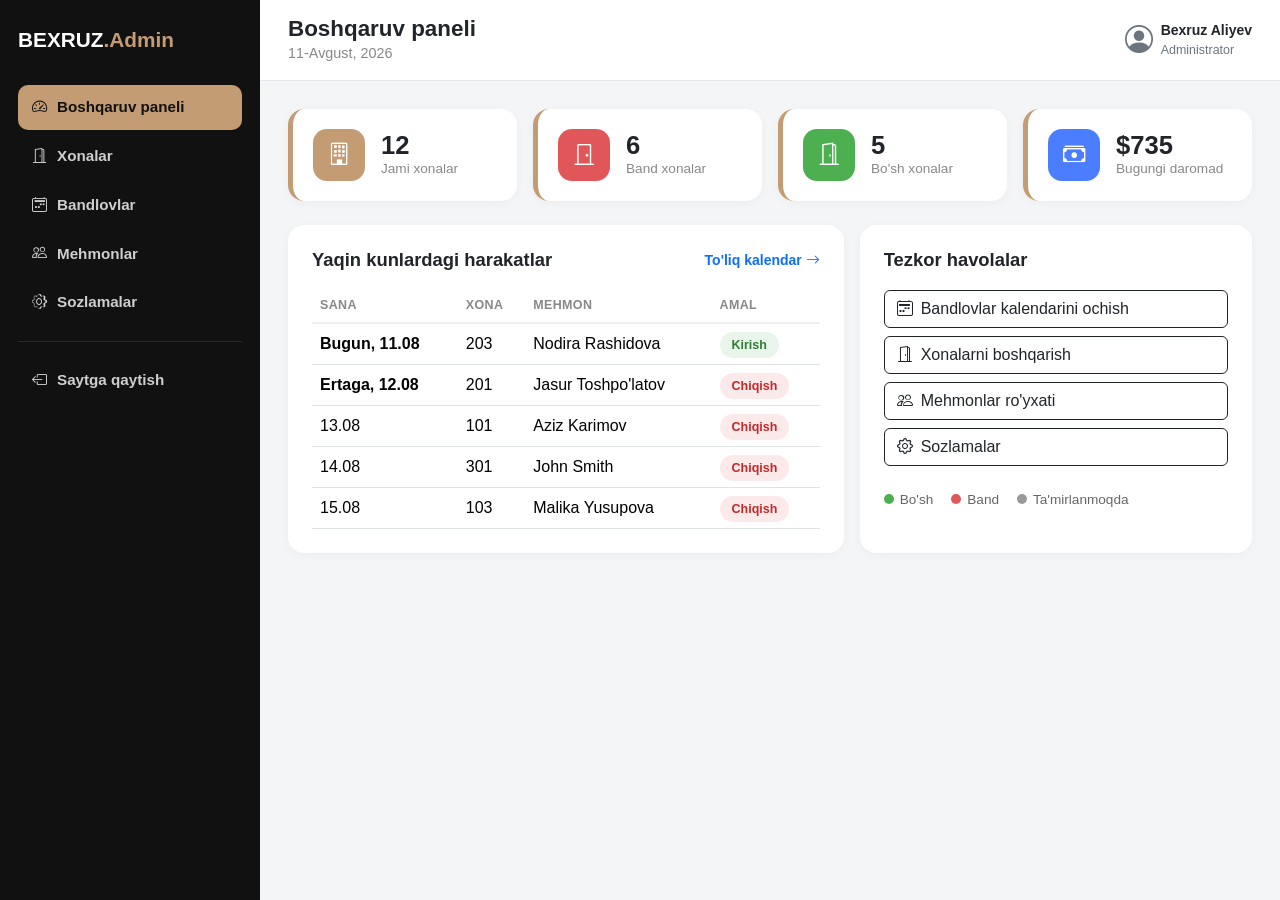
<file: admin/index.html>
<!doctype html>
<html lang="uz">

<head>
    <meta charset="utf-8">
    <meta name="viewport" content="width=device-width, initial-scale=1">
    <title>Boshqaruv paneli — BEXRUZ.com</title>
    <link href="https://cdn.jsdelivr.net/npm/bootstrap@5.3.8/dist/css/bootstrap.min.css" rel="stylesheet"
        integrity="sha384-sRIl4kxILFvY47J16cr9ZwB07vP4J8+LH7qKQnuqkuIAvNWLzeN8tE5YBujZqJLB" crossorigin="anonymous">
    <link rel="stylesheet" href="https://cdn.jsdelivr.net/npm/bootstrap-icons@1.11.3/font/bootstrap-icons.min.css">
    <link rel="stylesheet" href="style.css">
</head>

<body>

    <div class="admin-wrapper">

        <input type="checkbox" id="sidebarToggle" class="sidebar-toggle-checkbox">
        <label for="sidebarToggle" class="sidebar-overlay"></label>

        <!-- ===================== SIDEBAR ===================== -->
        <aside class="admin-sidebar">
            <a href="index.html" class="brand">BEXRUZ<span class="text-gold">.Admin</span></a>

            <nav class="admin-nav">
                <a href="index.html" class="active"><i class="bi bi-speedometer2"></i> Boshqaruv paneli</a>
                <a href="rooms.html"><i class="bi bi-door-open"></i> Xonalar</a>
                <a href="bookings.html"><i class="bi bi-calendar2-week"></i> Bandlovlar</a>
                <a href="clients.html"><i class="bi bi-people"></i> Mehmonlar</a>
                <a href="settings.html"><i class="bi bi-gear"></i> Sozlamalar</a>

                <div class="divider"></div>

                <a href="../index.html"><i class="bi bi-box-arrow-left"></i> Saytga qaytish</a>
            </nav>
        </aside>

        <!-- ===================== MAIN ===================== -->
        <div class="admin-main">

            <header class="admin-topbar">
                <div class="d-flex align-items-center gap-3">
                    <label for="sidebarToggle" class="btn btn-outline-secondary d-lg-none sidebar-toggle-label mb-0">
                        <i class="bi bi-list"></i>
                    </label>
                    <div>
                        <h1>Boshqaruv paneli</h1>
                        <div class="date">11-Avgust, 2026</div>
                    </div>
                </div>
                <div class="d-flex align-items-center gap-2">
                    <i class="bi bi-person-circle fs-3 text-secondary"></i>
                    <div>
                        <div class="fw-bold small">Bexruz Aliyev</div>
                        <div class="text-secondary" style="font-size:.78rem;">Administrator</div>
                    </div>
                </div>
            </header>

            <div class="admin-content">

                <!-- ===================== STAT CARDS ===================== -->
                <div class="row g-3 mb-4">
                    <div class="col-6 col-lg-3">
                        <div class="stat-card">
                            <div class="icon icon-gold"><i class="bi bi-building"></i></div>
                            <div>
                                <div class="value">12</div>
                                <div class="label">Jami xonalar</div>
                            </div>
                        </div>
                    </div>
                    <div class="col-6 col-lg-3">
                        <div class="stat-card">
                            <div class="icon icon-red"><i class="bi bi-door-closed"></i></div>
                            <div>
                                <div class="value">6</div>
                                <div class="label">Band xonalar</div>
                            </div>
                        </div>
                    </div>
                    <div class="col-6 col-lg-3">
                        <div class="stat-card">
                            <div class="icon icon-green"><i class="bi bi-door-open"></i></div>
                            <div>
                                <div class="value">5</div>
                                <div class="label">Bo'sh xonalar</div>
                            </div>
                        </div>
                    </div>
                    <div class="col-6 col-lg-3">
                        <div class="stat-card">
                            <div class="icon icon-blue"><i class="bi bi-cash-stack"></i></div>
                            <div>
                                <div class="value">$735</div>
                                <div class="label">Bugungi daromad</div>
                            </div>
                        </div>
                    </div>
                </div>

                <div class="row g-3">
                    <!-- ===================== UPCOMING ACTIVITY ===================== -->
                    <div class="col-12 col-lg-7">
                        <div class="panel-card h-100">
                            <div class="d-flex justify-content-between align-items-center mb-3">
                                <h2 class="mb-0">Yaqin kunlardagi harakatlar</h2>
                                <a href="bookings.html" class="small fw-bold text-gold">To'liq kalendar <i
                                        class="bi bi-arrow-right"></i></a>
                            </div>
                            <div class="table-responsive">
                                <table class="table rooms-table mb-0">
                                    <thead>
                                        <tr>
                                            <th>Sana</th>
                                            <th>Xona</th>
                                            <th>Mehmon</th>
                                            <th>Amal</th>
                                        </tr>
                                    </thead>
                                    <tbody>
                                        <tr>
                                            <td class="fw-bold">Bugun, 11.08</td>
                                            <td>203</td>
                                            <td>Nodira Rashidova</td>
                                            <td><span class="badge-status badge-available">Kirish</span></td>
                                        </tr>
                                        <tr>
                                            <td class="fw-bold">Ertaga, 12.08</td>
                                            <td>201</td>
                                            <td>Jasur Toshpo'latov</td>
                                            <td><span class="badge-status badge-booked">Chiqish</span></td>
                                        </tr>
                                        <tr>
                                            <td>13.08</td>
                                            <td>101</td>
                                            <td>Aziz Karimov</td>
                                            <td><span class="badge-status badge-booked">Chiqish</span></td>
                                        </tr>
                                        <tr>
                                            <td>14.08</td>
                                            <td>301</td>
                                            <td>John Smith</td>
                                            <td><span class="badge-status badge-booked">Chiqish</span></td>
                                        </tr>
                                        <tr>
                                            <td>15.08</td>
                                            <td>103</td>
                                            <td>Malika Yusupova</td>
                                            <td><span class="badge-status badge-booked">Chiqish</span></td>
                                        </tr>
                                    </tbody>
                                </table>
                            </div>
                        </div>
                    </div>

                    <!-- ===================== QUICK LINKS ===================== -->
                    <div class="col-12 col-lg-5">
                        <div class="panel-card h-100">
                            <h2>Tezkor havolalar</h2>
                            <div class="d-flex flex-column gap-2">
                                <a href="bookings.html"
                                    class="btn btn-outline-dark text-start d-flex align-items-center gap-2">
                                    <i class="bi bi-calendar2-week"></i> Bandlovlar kalendarini ochish
                                </a>
                                <a href="rooms.html"
                                    class="btn btn-outline-dark text-start d-flex align-items-center gap-2">
                                    <i class="bi bi-door-open"></i> Xonalarni boshqarish
                                </a>
                                <a href="clients.html"
                                    class="btn btn-outline-dark text-start d-flex align-items-center gap-2">
                                    <i class="bi bi-people"></i> Mehmonlar ro'yxati
                                </a>
                                <a href="settings.html"
                                    class="btn btn-outline-dark text-start d-flex align-items-center gap-2">
                                    <i class="bi bi-gear"></i> Sozlamalar
                                </a>
                            </div>

                            <div class="legend mt-4 mb-0">
                                <span><span class="dot dot-available"></span>Bo'sh</span>
                                <span><span class="dot dot-booked"></span>Band</span>
                                <span><span class="dot dot-maintenance"></span>Ta'mirlanmoqda</span>
                            </div>
                        </div>
                    </div>
                </div>

            </div>
        </div>
    </div>

</body>

</html>
</file>
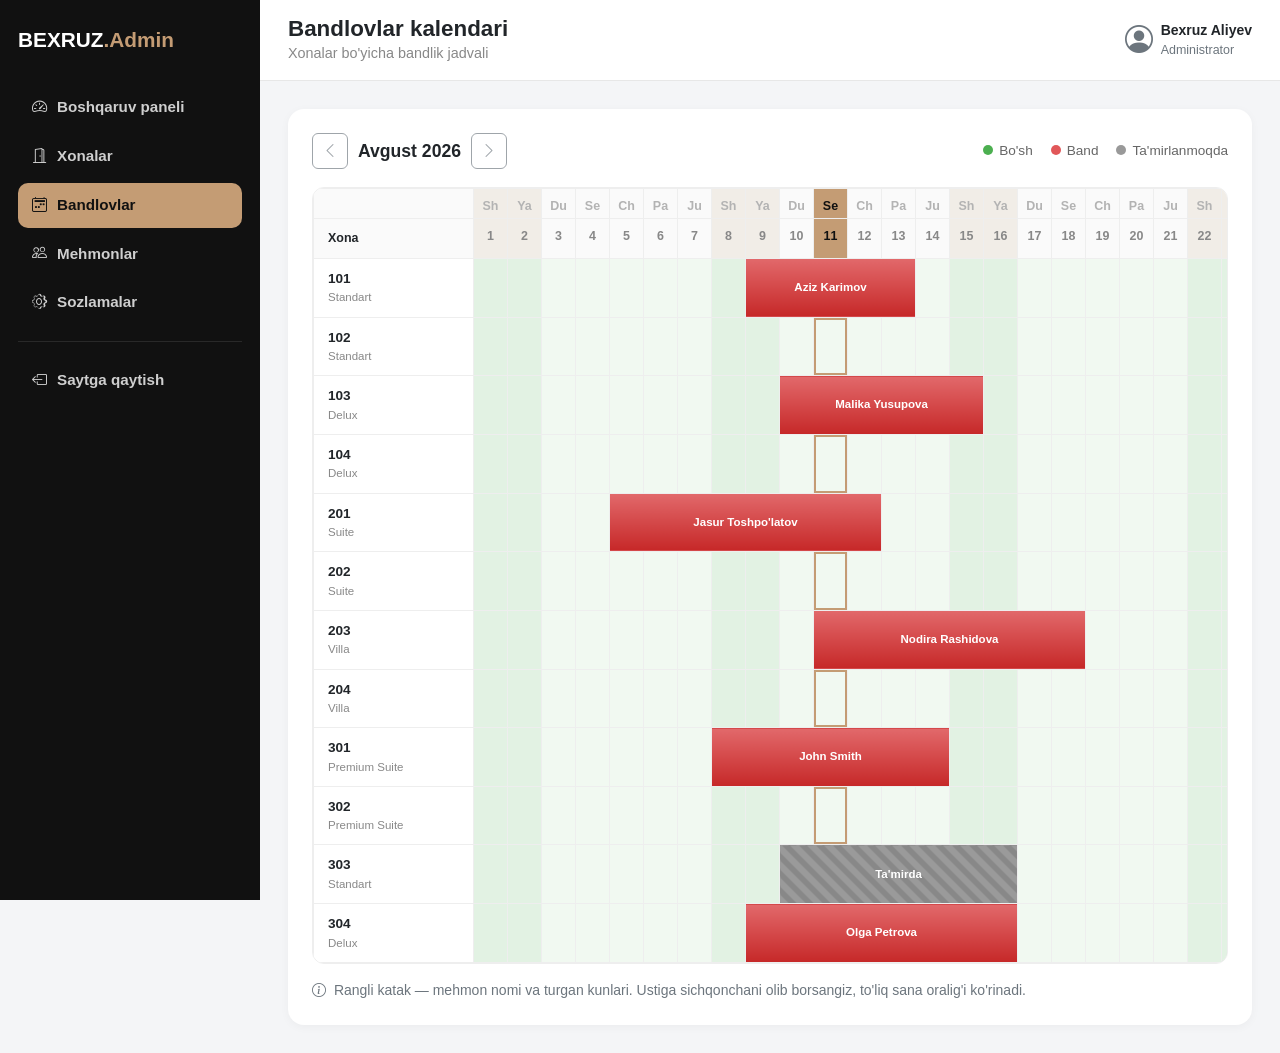
<file: admin/bookings.html>
<!doctype html>
<html lang="uz">

<head>
    <meta charset="utf-8">
    <meta name="viewport" content="width=device-width, initial-scale=1">
    <title>Bandlovlar kalendari — BEXRUZ.com</title>
    <link href="https://cdn.jsdelivr.net/npm/bootstrap@5.3.8/dist/css/bootstrap.min.css" rel="stylesheet"
        integrity="sha384-sRIl4kxILFvY47J16cr9ZwB07vP4J8+LH7qKQnuqkuIAvNWLzeN8tE5YBujZqJLB" crossorigin="anonymous">
    <link rel="stylesheet" href="https://cdn.jsdelivr.net/npm/bootstrap-icons@1.11.3/font/bootstrap-icons.min.css">
    <link rel="stylesheet" href="style.css">
</head>

<body>

    <div class="admin-wrapper">

        <input type="checkbox" id="sidebarToggle" class="sidebar-toggle-checkbox">
        <label for="sidebarToggle" class="sidebar-overlay"></label>

        <!-- ===================== SIDEBAR ===================== -->
        <aside class="admin-sidebar">
            <a href="index.html" class="brand">BEXRUZ<span class="text-gold">.Admin</span></a>

            <nav class="admin-nav">
                <a href="index.html"><i class="bi bi-speedometer2"></i> Boshqaruv paneli</a>
                <a href="rooms.html"><i class="bi bi-door-open"></i> Xonalar</a>
                <a href="bookings.html" class="active"><i class="bi bi-calendar2-week"></i> Bandlovlar</a>
                <a href="clients.html"><i class="bi bi-people"></i> Mehmonlar</a>
                <a href="settings.html"><i class="bi bi-gear"></i> Sozlamalar</a>

                <div class="divider"></div>

                <a href="../index.html"><i class="bi bi-box-arrow-left"></i> Saytga qaytish</a>
            </nav>
        </aside>

        <!-- ===================== MAIN ===================== -->
        <div class="admin-main">

            <header class="admin-topbar">
                <div class="d-flex align-items-center gap-3">
                    <label for="sidebarToggle" class="btn btn-outline-secondary d-lg-none sidebar-toggle-label mb-0">
                        <i class="bi bi-list"></i>
                    </label>
                    <div>
                        <h1>Bandlovlar kalendari</h1>
                        <div class="date">Xonalar bo'yicha bandlik jadvali</div>
                    </div>
                </div>
                <div class="d-flex align-items-center gap-2">
                    <i class="bi bi-person-circle fs-3 text-secondary"></i>
                    <div>
                        <div class="fw-bold small">Bexruz Aliyev</div>
                        <div class="text-secondary" style="font-size:.78rem;">Administrator</div>
                    </div>
                </div>
            </header>

            <div class="admin-content">

                <div class="panel-card">

                    <div class="calendar-toolbar">
                        <div class="month-nav">
                            <button type="button" class="btn btn-outline-secondary" disabled
                                aria-label="Oldingi oy"><i class="bi bi-chevron-left"></i></button>
                            <span>Avgust 2026</span>
                            <button type="button" class="btn btn-outline-secondary" disabled
                                aria-label="Keyingi oy"><i class="bi bi-chevron-right"></i></button>
                        </div>
                        <div class="legend mb-0">
                            <span><span class="dot dot-available"></span>Bo'sh</span>
                            <span><span class="dot dot-booked"></span>Band</span>
                            <span><span class="dot dot-maintenance"></span>Ta'mirlanmoqda</span>
                        </div>
                    </div>

                    <div class="calendar-scroll">
                        <table class="calendar-table">
                            <thead>
                                <tr class="cal-weekday-row">
                                    <th class="room-col"></th>
                                    <th class="cal-day weekend">Sh</th>
                                    <th class="cal-day weekend">Ya</th>
                                    <th class="cal-day">Du</th>
                                    <th class="cal-day">Se</th>
                                    <th class="cal-day">Ch</th>
                                    <th class="cal-day">Pa</th>
                                    <th class="cal-day">Ju</th>
                                    <th class="cal-day weekend">Sh</th>
                                    <th class="cal-day weekend">Ya</th>
                                    <th class="cal-day">Du</th>
                                    <th class="cal-day today">Se</th>
                                    <th class="cal-day">Ch</th>
                                    <th class="cal-day">Pa</th>
                                    <th class="cal-day">Ju</th>
                                    <th class="cal-day weekend">Sh</th>
                                    <th class="cal-day weekend">Ya</th>
                                    <th class="cal-day">Du</th>
                                    <th class="cal-day">Se</th>
                                    <th class="cal-day">Ch</th>
                                    <th class="cal-day">Pa</th>
                                    <th class="cal-day">Ju</th>
                                    <th class="cal-day weekend">Sh</th>
                                    <th class="cal-day weekend">Ya</th>
                                    <th class="cal-day">Du</th>
                                    <th class="cal-day">Se</th>
                                    <th class="cal-day">Ch</th>
                                    <th class="cal-day">Pa</th>
                                    <th class="cal-day">Ju</th>
                                    <th class="cal-day weekend">Sh</th>
                                    <th class="cal-day weekend">Ya</th>
                                    <th class="cal-day">Du</th>
                                </tr>
                                <tr class="cal-daynum-row">
                                    <th class="room-col">Xona</th>
                                    <th class="cal-day weekend">1</th>
                                    <th class="cal-day weekend">2</th>
                                    <th class="cal-day">3</th>
                                    <th class="cal-day">4</th>
                                    <th class="cal-day">5</th>
                                    <th class="cal-day">6</th>
                                    <th class="cal-day">7</th>
                                    <th class="cal-day weekend">8</th>
                                    <th class="cal-day weekend">9</th>
                                    <th class="cal-day">10</th>
                                    <th class="cal-day today">11</th>
                                    <th class="cal-day">12</th>
                                    <th class="cal-day">13</th>
                                    <th class="cal-day">14</th>
                                    <th class="cal-day weekend">15</th>
                                    <th class="cal-day weekend">16</th>
                                    <th class="cal-day">17</th>
                                    <th class="cal-day">18</th>
                                    <th class="cal-day">19</th>
                                    <th class="cal-day">20</th>
                                    <th class="cal-day">21</th>
                                    <th class="cal-day weekend">22</th>
                                    <th class="cal-day weekend">23</th>
                                    <th class="cal-day">24</th>
                                    <th class="cal-day">25</th>
                                    <th class="cal-day">26</th>
                                    <th class="cal-day">27</th>
                                    <th class="cal-day">28</th>
                                    <th class="cal-day weekend">29</th>
                                    <th class="cal-day weekend">30</th>
                                    <th class="cal-day">31</th>
                                </tr>
                            </thead>
                            <tbody>
                                <tr>
                                    <td class="room-col"><div class="room-label">101<span>Standart</span></div></td>
                                    <td class="cell-available weekend"></td>
                                    <td class="cell-available weekend"></td>
                                    <td class="cell-available"></td>
                                    <td class="cell-available"></td>
                                    <td class="cell-available"></td>
                                    <td class="cell-available"></td>
                                    <td class="cell-available"></td>
                                    <td class="cell-available weekend"></td>
                                    <td class="cell-booked" colspan="5" title="Aziz Karimov (9-13 avgust)"><span>Aziz
                                            Karimov</span></td>
                                    <td class="cell-available"></td>
                                    <td class="cell-available weekend"></td>
                                    <td class="cell-available weekend"></td>
                                    <td class="cell-available"></td>
                                    <td class="cell-available"></td>
                                    <td class="cell-available"></td>
                                    <td class="cell-available"></td>
                                    <td class="cell-available"></td>
                                    <td class="cell-available weekend"></td>
                                    <td class="cell-available weekend"></td>
                                    <td class="cell-available"></td>
                                    <td class="cell-available"></td>
                                    <td class="cell-available"></td>
                                    <td class="cell-available"></td>
                                    <td class="cell-available"></td>
                                    <td class="cell-available weekend"></td>
                                    <td class="cell-available weekend"></td>
                                    <td class="cell-available"></td>
                                </tr>
                                <tr>
                                    <td class="room-col"><div class="room-label">102<span>Standart</span></div></td>
                                    <td class="cell-available weekend"></td>
                                    <td class="cell-available weekend"></td>
                                    <td class="cell-available"></td>
                                    <td class="cell-available"></td>
                                    <td class="cell-available"></td>
                                    <td class="cell-available"></td>
                                    <td class="cell-available"></td>
                                    <td class="cell-available weekend"></td>
                                    <td class="cell-available weekend"></td>
                                    <td class="cell-available"></td>
                                    <td class="cell-available today"></td>
                                    <td class="cell-available"></td>
                                    <td class="cell-available"></td>
                                    <td class="cell-available"></td>
                                    <td class="cell-available weekend"></td>
                                    <td class="cell-available weekend"></td>
                                    <td class="cell-available"></td>
                                    <td class="cell-available"></td>
                                    <td class="cell-available"></td>
                                    <td class="cell-available"></td>
                                    <td class="cell-available"></td>
                                    <td class="cell-available weekend"></td>
                                    <td class="cell-available weekend"></td>
                                    <td class="cell-available"></td>
                                    <td class="cell-available"></td>
                                    <td class="cell-available"></td>
                                    <td class="cell-available"></td>
                                    <td class="cell-available"></td>
                                    <td class="cell-available weekend"></td>
                                    <td class="cell-available weekend"></td>
                                    <td class="cell-available"></td>
                                </tr>
                                <tr>
                                    <td class="room-col"><div class="room-label">103<span>Delux</span></div></td>
                                    <td class="cell-available weekend"></td>
                                    <td class="cell-available weekend"></td>
                                    <td class="cell-available"></td>
                                    <td class="cell-available"></td>
                                    <td class="cell-available"></td>
                                    <td class="cell-available"></td>
                                    <td class="cell-available"></td>
                                    <td class="cell-available weekend"></td>
                                    <td class="cell-available weekend"></td>
                                    <td class="cell-booked" colspan="6" title="Malika Yusupova (10-15 avgust)"><span>Malika
                                            Yusupova</span></td>
                                    <td class="cell-available weekend"></td>
                                    <td class="cell-available"></td>
                                    <td class="cell-available"></td>
                                    <td class="cell-available"></td>
                                    <td class="cell-available"></td>
                                    <td class="cell-available"></td>
                                    <td class="cell-available weekend"></td>
                                    <td class="cell-available weekend"></td>
                                    <td class="cell-available"></td>
                                    <td class="cell-available"></td>
                                    <td class="cell-available"></td>
                                    <td class="cell-available"></td>
                                    <td class="cell-available"></td>
                                    <td class="cell-available weekend"></td>
                                    <td class="cell-available weekend"></td>
                                    <td class="cell-available"></td>
                                </tr>
                                <tr>
                                    <td class="room-col"><div class="room-label">104<span>Delux</span></div></td>
                                    <td class="cell-available weekend"></td>
                                    <td class="cell-available weekend"></td>
                                    <td class="cell-available"></td>
                                    <td class="cell-available"></td>
                                    <td class="cell-available"></td>
                                    <td class="cell-available"></td>
                                    <td class="cell-available"></td>
                                    <td class="cell-available weekend"></td>
                                    <td class="cell-available weekend"></td>
                                    <td class="cell-available"></td>
                                    <td class="cell-available today"></td>
                                    <td class="cell-available"></td>
                                    <td class="cell-available"></td>
                                    <td class="cell-available"></td>
                                    <td class="cell-available weekend"></td>
                                    <td class="cell-available weekend"></td>
                                    <td class="cell-available"></td>
                                    <td class="cell-available"></td>
                                    <td class="cell-available"></td>
                                    <td class="cell-available"></td>
                                    <td class="cell-available"></td>
                                    <td class="cell-available weekend"></td>
                                    <td class="cell-available weekend"></td>
                                    <td class="cell-available"></td>
                                    <td class="cell-available"></td>
                                    <td class="cell-available"></td>
                                    <td class="cell-available"></td>
                                    <td class="cell-available"></td>
                                    <td class="cell-available weekend"></td>
                                    <td class="cell-available weekend"></td>
                                    <td class="cell-available"></td>
                                </tr>
                                <tr>
                                    <td class="room-col"><div class="room-label">201<span>Suite</span></div></td>
                                    <td class="cell-available weekend"></td>
                                    <td class="cell-available weekend"></td>
                                    <td class="cell-available"></td>
                                    <td class="cell-available"></td>
                                    <td class="cell-booked" colspan="8" title="Jasur Toshpo'latov (5-12 avgust)"><span>Jasur
                                            Toshpo'latov</span></td>
                                    <td class="cell-available"></td>
                                    <td class="cell-available"></td>
                                    <td class="cell-available weekend"></td>
                                    <td class="cell-available weekend"></td>
                                    <td class="cell-available"></td>
                                    <td class="cell-available"></td>
                                    <td class="cell-available"></td>
                                    <td class="cell-available"></td>
                                    <td class="cell-available"></td>
                                    <td class="cell-available weekend"></td>
                                    <td class="cell-available weekend"></td>
                                    <td class="cell-available"></td>
                                    <td class="cell-available"></td>
                                    <td class="cell-available"></td>
                                    <td class="cell-available"></td>
                                    <td class="cell-available"></td>
                                    <td class="cell-available weekend"></td>
                                    <td class="cell-available weekend"></td>
                                    <td class="cell-available"></td>
                                </tr>
                                <tr>
                                    <td class="room-col"><div class="room-label">202<span>Suite</span></div></td>
                                    <td class="cell-available weekend"></td>
                                    <td class="cell-available weekend"></td>
                                    <td class="cell-available"></td>
                                    <td class="cell-available"></td>
                                    <td class="cell-available"></td>
                                    <td class="cell-available"></td>
                                    <td class="cell-available"></td>
                                    <td class="cell-available weekend"></td>
                                    <td class="cell-available weekend"></td>
                                    <td class="cell-available"></td>
                                    <td class="cell-available today"></td>
                                    <td class="cell-available"></td>
                                    <td class="cell-available"></td>
                                    <td class="cell-available"></td>
                                    <td class="cell-available weekend"></td>
                                    <td class="cell-available weekend"></td>
                                    <td class="cell-available"></td>
                                    <td class="cell-available"></td>
                                    <td class="cell-available"></td>
                                    <td class="cell-available"></td>
                                    <td class="cell-available"></td>
                                    <td class="cell-available weekend"></td>
                                    <td class="cell-available weekend"></td>
                                    <td class="cell-available"></td>
                                    <td class="cell-available"></td>
                                    <td class="cell-available"></td>
                                    <td class="cell-available"></td>
                                    <td class="cell-available"></td>
                                    <td class="cell-available weekend"></td>
                                    <td class="cell-available weekend"></td>
                                    <td class="cell-available"></td>
                                </tr>
                                <tr>
                                    <td class="room-col"><div class="room-label">203<span>Villa</span></div></td>
                                    <td class="cell-available weekend"></td>
                                    <td class="cell-available weekend"></td>
                                    <td class="cell-available"></td>
                                    <td class="cell-available"></td>
                                    <td class="cell-available"></td>
                                    <td class="cell-available"></td>
                                    <td class="cell-available"></td>
                                    <td class="cell-available weekend"></td>
                                    <td class="cell-available weekend"></td>
                                    <td class="cell-available"></td>
                                    <td class="cell-booked" colspan="8" title="Nodira Rashidova (11-18 avgust)"><span>Nodira
                                            Rashidova</span></td>
                                    <td class="cell-available"></td>
                                    <td class="cell-available"></td>
                                    <td class="cell-available"></td>
                                    <td class="cell-available weekend"></td>
                                    <td class="cell-available weekend"></td>
                                    <td class="cell-available"></td>
                                    <td class="cell-available"></td>
                                    <td class="cell-available"></td>
                                    <td class="cell-available"></td>
                                    <td class="cell-available"></td>
                                    <td class="cell-available weekend"></td>
                                    <td class="cell-available weekend"></td>
                                    <td class="cell-available"></td>
                                </tr>
                                <tr>
                                    <td class="room-col"><div class="room-label">204<span>Villa</span></div></td>
                                    <td class="cell-available weekend"></td>
                                    <td class="cell-available weekend"></td>
                                    <td class="cell-available"></td>
                                    <td class="cell-available"></td>
                                    <td class="cell-available"></td>
                                    <td class="cell-available"></td>
                                    <td class="cell-available"></td>
                                    <td class="cell-available weekend"></td>
                                    <td class="cell-available weekend"></td>
                                    <td class="cell-available"></td>
                                    <td class="cell-available today"></td>
                                    <td class="cell-available"></td>
                                    <td class="cell-available"></td>
                                    <td class="cell-available"></td>
                                    <td class="cell-available weekend"></td>
                                    <td class="cell-available weekend"></td>
                                    <td class="cell-available"></td>
                                    <td class="cell-available"></td>
                                    <td class="cell-available"></td>
                                    <td class="cell-available"></td>
                                    <td class="cell-available"></td>
                                    <td class="cell-available weekend"></td>
                                    <td class="cell-available weekend"></td>
                                    <td class="cell-available"></td>
                                    <td class="cell-available"></td>
                                    <td class="cell-available"></td>
                                    <td class="cell-available"></td>
                                    <td class="cell-available"></td>
                                    <td class="cell-available weekend"></td>
                                    <td class="cell-available weekend"></td>
                                    <td class="cell-available"></td>
                                </tr>
                                <tr>
                                    <td class="room-col"><div class="room-label">301<span>Premium Suite</span></div>
                                    </td>
                                    <td class="cell-available weekend"></td>
                                    <td class="cell-available weekend"></td>
                                    <td class="cell-available"></td>
                                    <td class="cell-available"></td>
                                    <td class="cell-available"></td>
                                    <td class="cell-available"></td>
                                    <td class="cell-available"></td>
                                    <td class="cell-booked" colspan="7" title="John Smith (8-14 avgust)"><span>John
                                            Smith</span></td>
                                    <td class="cell-available weekend"></td>
                                    <td class="cell-available weekend"></td>
                                    <td class="cell-available"></td>
                                    <td class="cell-available"></td>
                                    <td class="cell-available"></td>
                                    <td class="cell-available"></td>
                                    <td class="cell-available"></td>
                                    <td class="cell-available weekend"></td>
                                    <td class="cell-available weekend"></td>
                                    <td class="cell-available"></td>
                                    <td class="cell-available"></td>
                                    <td class="cell-available"></td>
                                    <td class="cell-available"></td>
                                    <td class="cell-available"></td>
                                    <td class="cell-available weekend"></td>
                                    <td class="cell-available weekend"></td>
                                    <td class="cell-available"></td>
                                </tr>
                                <tr>
                                    <td class="room-col"><div class="room-label">302<span>Premium Suite</span></div>
                                    </td>
                                    <td class="cell-available weekend"></td>
                                    <td class="cell-available weekend"></td>
                                    <td class="cell-available"></td>
                                    <td class="cell-available"></td>
                                    <td class="cell-available"></td>
                                    <td class="cell-available"></td>
                                    <td class="cell-available"></td>
                                    <td class="cell-available weekend"></td>
                                    <td class="cell-available weekend"></td>
                                    <td class="cell-available"></td>
                                    <td class="cell-available today"></td>
                                    <td class="cell-available"></td>
                                    <td class="cell-available"></td>
                                    <td class="cell-available"></td>
                                    <td class="cell-available weekend"></td>
                                    <td class="cell-available weekend"></td>
                                    <td class="cell-available"></td>
                                    <td class="cell-available"></td>
                                    <td class="cell-available"></td>
                                    <td class="cell-available"></td>
                                    <td class="cell-available"></td>
                                    <td class="cell-available weekend"></td>
                                    <td class="cell-available weekend"></td>
                                    <td class="cell-available"></td>
                                    <td class="cell-available"></td>
                                    <td class="cell-available"></td>
                                    <td class="cell-available"></td>
                                    <td class="cell-available"></td>
                                    <td class="cell-available weekend"></td>
                                    <td class="cell-available weekend"></td>
                                    <td class="cell-available"></td>
                                </tr>
                                <tr>
                                    <td class="room-col"><div class="room-label">303<span>Standart</span></div></td>
                                    <td class="cell-available weekend"></td>
                                    <td class="cell-available weekend"></td>
                                    <td class="cell-available"></td>
                                    <td class="cell-available"></td>
                                    <td class="cell-available"></td>
                                    <td class="cell-available"></td>
                                    <td class="cell-available"></td>
                                    <td class="cell-available weekend"></td>
                                    <td class="cell-available weekend"></td>
                                    <td class="cell-maintenance" colspan="7" title="Ta'mirda (10-16 avgust)"><span>Ta'mirda</span>
                                    </td>
                                    <td class="cell-available"></td>
                                    <td class="cell-available"></td>
                                    <td class="cell-available"></td>
                                    <td class="cell-available"></td>
                                    <td class="cell-available"></td>
                                    <td class="cell-available weekend"></td>
                                    <td class="cell-available weekend"></td>
                                    <td class="cell-available"></td>
                                    <td class="cell-available"></td>
                                    <td class="cell-available"></td>
                                    <td class="cell-available"></td>
                                    <td class="cell-available"></td>
                                    <td class="cell-available weekend"></td>
                                    <td class="cell-available weekend"></td>
                                    <td class="cell-available"></td>
                                </tr>
                                <tr>
                                    <td class="room-col"><div class="room-label">304<span>Delux</span></div></td>
                                    <td class="cell-available weekend"></td>
                                    <td class="cell-available weekend"></td>
                                    <td class="cell-available"></td>
                                    <td class="cell-available"></td>
                                    <td class="cell-available"></td>
                                    <td class="cell-available"></td>
                                    <td class="cell-available"></td>
                                    <td class="cell-available weekend"></td>
                                    <td class="cell-booked" colspan="8" title="Olga Petrova (9-16 avgust)"><span>Olga
                                            Petrova</span></td>
                                    <td class="cell-available"></td>
                                    <td class="cell-available"></td>
                                    <td class="cell-available"></td>
                                    <td class="cell-available"></td>
                                    <td class="cell-available"></td>
                                    <td class="cell-available weekend"></td>
                                    <td class="cell-available weekend"></td>
                                    <td class="cell-available"></td>
                                    <td class="cell-available"></td>
                                    <td class="cell-available"></td>
                                    <td class="cell-available"></td>
                                    <td class="cell-available"></td>
                                    <td class="cell-available weekend"></td>
                                    <td class="cell-available weekend"></td>
                                    <td class="cell-available"></td>
                                </tr>
                            </tbody>
                        </table>
                    </div>

                    <p class="text-secondary small mt-3 mb-0">
                        <i class="bi bi-info-circle me-1"></i>
                        Rangli katak — mehmon nomi va turgan kunlari. Ustiga sichqonchani olib borsangiz, to'liq
                        sana oralig'i ko'rinadi.
                    </p>
                </div>

            </div>
        </div>
    </div>

</body>

</html>
</file>
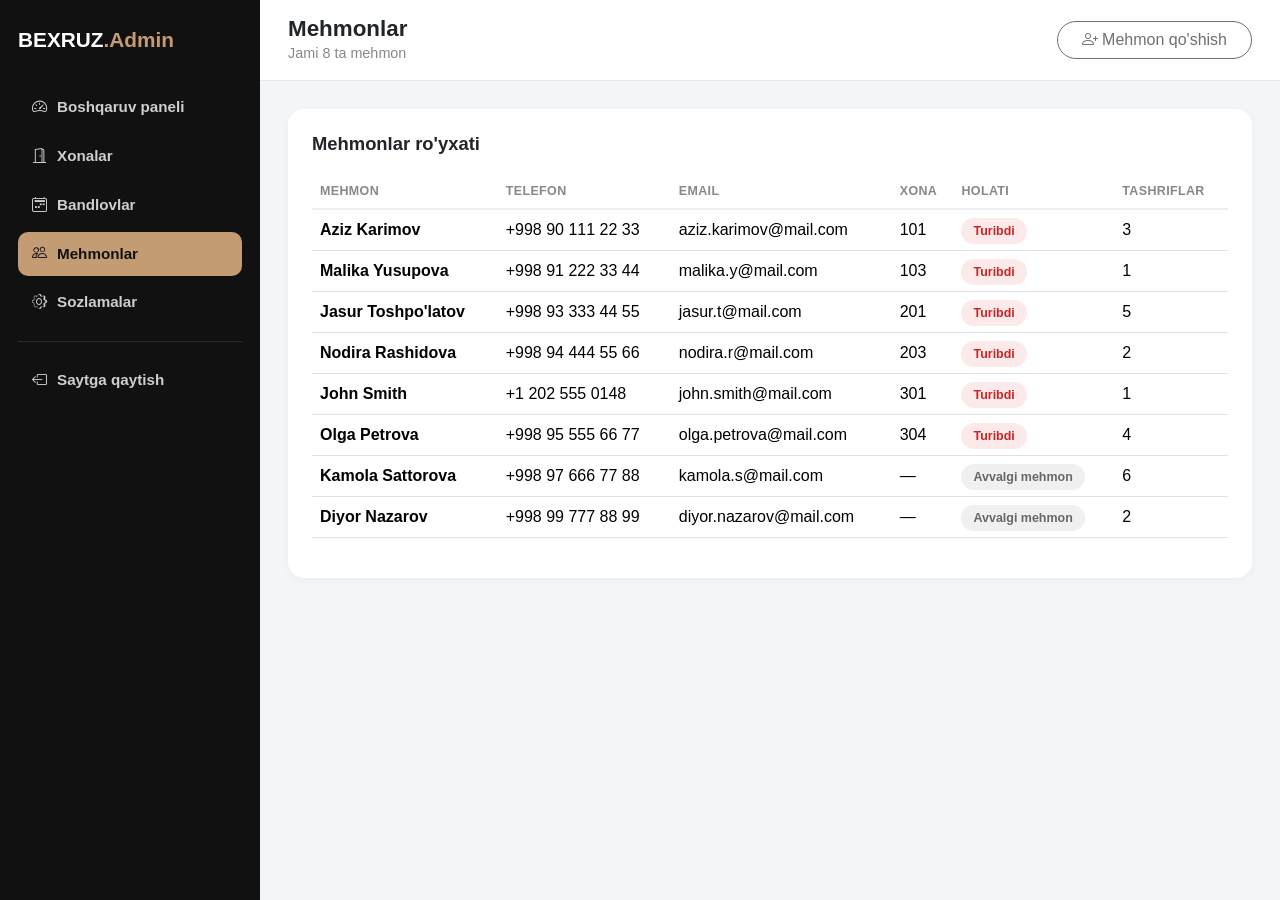
<file: admin/clients.html>
<!doctype html>
<html lang="uz">

<head>
    <meta charset="utf-8">
    <meta name="viewport" content="width=device-width, initial-scale=1">
    <title>Mehmonlar — BEXRUZ.com</title>
    <link href="https://cdn.jsdelivr.net/npm/bootstrap@5.3.8/dist/css/bootstrap.min.css" rel="stylesheet"
        integrity="sha384-sRIl4kxILFvY47J16cr9ZwB07vP4J8+LH7qKQnuqkuIAvNWLzeN8tE5YBujZqJLB" crossorigin="anonymous">
    <link rel="stylesheet" href="https://cdn.jsdelivr.net/npm/bootstrap-icons@1.11.3/font/bootstrap-icons.min.css">
    <link rel="stylesheet" href="style.css">
</head>

<body>

    <div class="admin-wrapper">

        <input type="checkbox" id="sidebarToggle" class="sidebar-toggle-checkbox">
        <label for="sidebarToggle" class="sidebar-overlay"></label>

        <!-- ===================== SIDEBAR ===================== -->
        <aside class="admin-sidebar">
            <a href="index.html" class="brand">BEXRUZ<span class="text-gold">.Admin</span></a>

            <nav class="admin-nav">
                <a href="index.html"><i class="bi bi-speedometer2"></i> Boshqaruv paneli</a>
                <a href="rooms.html"><i class="bi bi-door-open"></i> Xonalar</a>
                <a href="bookings.html"><i class="bi bi-calendar2-week"></i> Bandlovlar</a>
                <a href="clients.html" class="active"><i class="bi bi-people"></i> Mehmonlar</a>
                <a href="settings.html"><i class="bi bi-gear"></i> Sozlamalar</a>

                <div class="divider"></div>

                <a href="../index.html"><i class="bi bi-box-arrow-left"></i> Saytga qaytish</a>
            </nav>
        </aside>

        <!-- ===================== MAIN ===================== -->
        <div class="admin-main">

            <header class="admin-topbar">
                <div class="d-flex align-items-center gap-3">
                    <label for="sidebarToggle" class="btn btn-outline-secondary d-lg-none sidebar-toggle-label mb-0">
                        <i class="bi bi-list"></i>
                    </label>
                    <div>
                        <h1>Mehmonlar</h1>
                        <div class="date">Jami 8 ta mehmon</div>
                    </div>
                </div>
                <button type="button" class="btn btn-gold rounded-pill px-4" disabled>
                    <i class="bi bi-person-plus me-1"></i>Mehmon qo'shish
                </button>
            </header>

            <div class="admin-content">

                <div class="panel-card">
                    <h2>Mehmonlar ro'yxati</h2>
                    <div class="table-responsive">
                        <table class="table rooms-table">
                            <thead>
                                <tr>
                                    <th>Mehmon</th>
                                    <th>Telefon</th>
                                    <th>Email</th>
                                    <th>Xona</th>
                                    <th>Holati</th>
                                    <th>Tashriflar</th>
                                </tr>
                            </thead>
                            <tbody>
                                <tr>
                                    <td class="fw-bold">Aziz Karimov</td>
                                    <td>+998 90 111 22 33</td>
                                    <td>aziz.karimov@mail.com</td>
                                    <td>101</td>
                                    <td><span class="badge-status badge-booked">Turibdi</span></td>
                                    <td>3</td>
                                </tr>
                                <tr>
                                    <td class="fw-bold">Malika Yusupova</td>
                                    <td>+998 91 222 33 44</td>
                                    <td>malika.y@mail.com</td>
                                    <td>103</td>
                                    <td><span class="badge-status badge-booked">Turibdi</span></td>
                                    <td>1</td>
                                </tr>
                                <tr>
                                    <td class="fw-bold">Jasur Toshpo'latov</td>
                                    <td>+998 93 333 44 55</td>
                                    <td>jasur.t@mail.com</td>
                                    <td>201</td>
                                    <td><span class="badge-status badge-booked">Turibdi</span></td>
                                    <td>5</td>
                                </tr>
                                <tr>
                                    <td class="fw-bold">Nodira Rashidova</td>
                                    <td>+998 94 444 55 66</td>
                                    <td>nodira.r@mail.com</td>
                                    <td>203</td>
                                    <td><span class="badge-status badge-booked">Turibdi</span></td>
                                    <td>2</td>
                                </tr>
                                <tr>
                                    <td class="fw-bold">John Smith</td>
                                    <td>+1 202 555 0148</td>
                                    <td>john.smith@mail.com</td>
                                    <td>301</td>
                                    <td><span class="badge-status badge-booked">Turibdi</span></td>
                                    <td>1</td>
                                </tr>
                                <tr>
                                    <td class="fw-bold">Olga Petrova</td>
                                    <td>+998 95 555 66 77</td>
                                    <td>olga.petrova@mail.com</td>
                                    <td>304</td>
                                    <td><span class="badge-status badge-booked">Turibdi</span></td>
                                    <td>4</td>
                                </tr>
                                <tr>
                                    <td class="fw-bold">Kamola Sattorova</td>
                                    <td>+998 97 666 77 88</td>
                                    <td>kamola.s@mail.com</td>
                                    <td>—</td>
                                    <td><span class="badge-status badge-maintenance">Avvalgi mehmon</span></td>
                                    <td>6</td>
                                </tr>
                                <tr>
                                    <td class="fw-bold">Diyor Nazarov</td>
                                    <td>+998 99 777 88 99</td>
                                    <td>diyor.nazarov@mail.com</td>
                                    <td>—</td>
                                    <td><span class="badge-status badge-maintenance">Avvalgi mehmon</span></td>
                                    <td>2</td>
                                </tr>
                            </tbody>
                        </table>
                    </div>
                </div>

            </div>
        </div>
    </div>

</body>

</html>
</file>
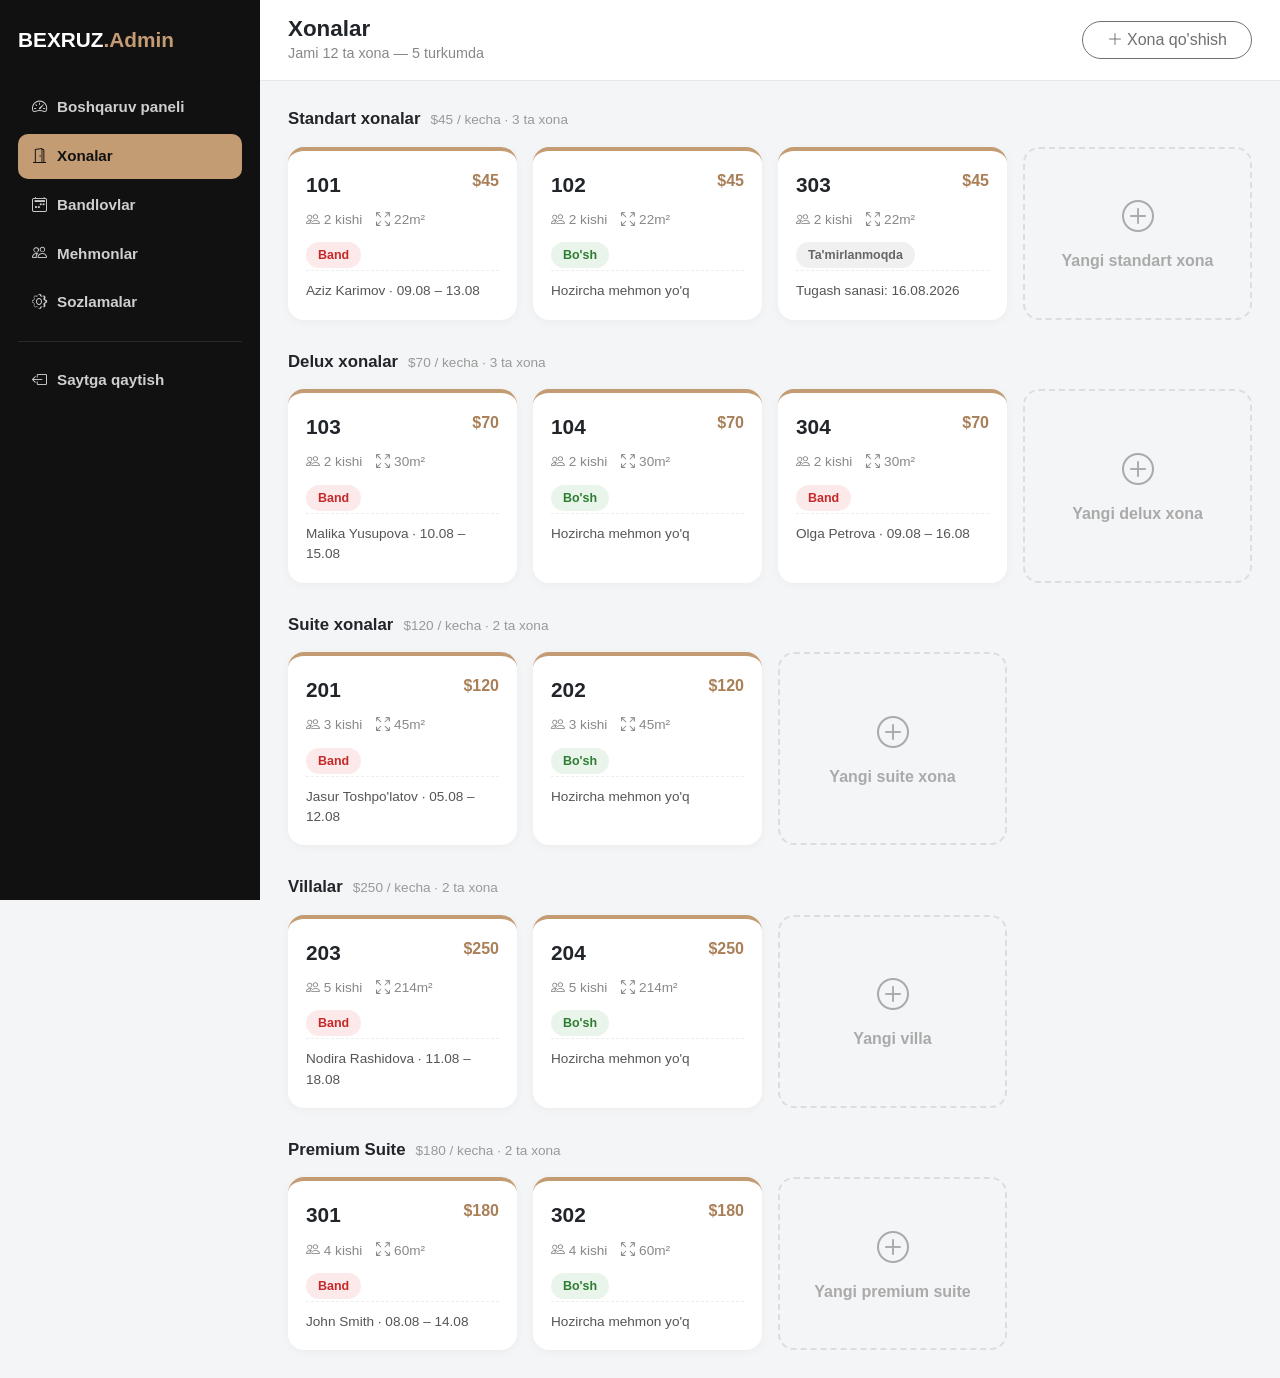
<file: admin/rooms.html>
<!doctype html>
<html lang="uz">

<head>
    <meta charset="utf-8">
    <meta name="viewport" content="width=device-width, initial-scale=1">
    <title>Xonalar — BEXRUZ.com</title>
    <link href="https://cdn.jsdelivr.net/npm/bootstrap@5.3.8/dist/css/bootstrap.min.css" rel="stylesheet"
        integrity="sha384-sRIl4kxILFvY47J16cr9ZwB07vP4J8+LH7qKQnuqkuIAvNWLzeN8tE5YBujZqJLB" crossorigin="anonymous">
    <link rel="stylesheet" href="https://cdn.jsdelivr.net/npm/bootstrap-icons@1.11.3/font/bootstrap-icons.min.css">
    <link rel="stylesheet" href="style.css">
</head>

<body>

    <div class="admin-wrapper">

        <input type="checkbox" id="sidebarToggle" class="sidebar-toggle-checkbox">
        <label for="sidebarToggle" class="sidebar-overlay"></label>

        <!-- ===================== SIDEBAR ===================== -->
        <aside class="admin-sidebar">
            <a href="index.html" class="brand">BEXRUZ<span class="text-gold">.Admin</span></a>

            <nav class="admin-nav">
                <a href="index.html"><i class="bi bi-speedometer2"></i> Boshqaruv paneli</a>
                <a href="rooms.html" class="active"><i class="bi bi-door-open"></i> Xonalar</a>
                <a href="bookings.html"><i class="bi bi-calendar2-week"></i> Bandlovlar</a>
                <a href="clients.html"><i class="bi bi-people"></i> Mehmonlar</a>
                <a href="settings.html"><i class="bi bi-gear"></i> Sozlamalar</a>

                <div class="divider"></div>

                <a href="../index.html"><i class="bi bi-box-arrow-left"></i> Saytga qaytish</a>
            </nav>
        </aside>

        <!-- ===================== MAIN ===================== -->
        <div class="admin-main">

            <header class="admin-topbar">
                <div class="d-flex align-items-center gap-3">
                    <label for="sidebarToggle" class="btn btn-outline-secondary d-lg-none sidebar-toggle-label mb-0">
                        <i class="bi bi-list"></i>
                    </label>
                    <div>
                        <h1>Xonalar</h1>
                        <div class="date">Jami 12 ta xona — 5 turkumda</div>
                    </div>
                </div>
                <button type="button" class="btn btn-gold rounded-pill px-4" disabled>
                    <i class="bi bi-plus-lg me-1"></i>Xona qo'shish
                </button>
            </header>

            <div class="admin-content">

                <!-- ===================== STANDART ===================== -->
                <div class="room-type-heading">
                    <h3>Standart xonalar</h3>
                    <span class="count">$45 / kecha &middot; 3 ta xona</span>
                </div>
                <div class="row g-3">
                    <div class="col-12 col-sm-6 col-lg-3">
                        <div class="room-card">
                            <div class="room-card-top">
                                <span class="room-no">101</span>
                                <span class="room-price">$45</span>
                            </div>
                            <div class="room-meta">
                                <span><i class="bi bi-people"></i> 2 kishi</span>
                                <span><i class="bi bi-arrows-fullscreen"></i> 22m²</span>
                            </div>
                            <span class="badge-status badge-booked">Band</span>
                            <div class="room-guest">Aziz Karimov &middot; 09.08 – 13.08</div>
                        </div>
                    </div>
                    <div class="col-12 col-sm-6 col-lg-3">
                        <div class="room-card">
                            <div class="room-card-top">
                                <span class="room-no">102</span>
                                <span class="room-price">$45</span>
                            </div>
                            <div class="room-meta">
                                <span><i class="bi bi-people"></i> 2 kishi</span>
                                <span><i class="bi bi-arrows-fullscreen"></i> 22m²</span>
                            </div>
                            <span class="badge-status badge-available">Bo'sh</span>
                            <div class="room-guest">Hozircha mehmon yo'q</div>
                        </div>
                    </div>
                    <div class="col-12 col-sm-6 col-lg-3">
                        <div class="room-card">
                            <div class="room-card-top">
                                <span class="room-no">303</span>
                                <span class="room-price">$45</span>
                            </div>
                            <div class="room-meta">
                                <span><i class="bi bi-people"></i> 2 kishi</span>
                                <span><i class="bi bi-arrows-fullscreen"></i> 22m²</span>
                            </div>
                            <span class="badge-status badge-maintenance">Ta'mirlanmoqda</span>
                            <div class="room-guest">Tugash sanasi: 16.08.2026</div>
                        </div>
                    </div>
                    <div class="col-12 col-sm-6 col-lg-3">
                        <div class="add-room-card">
                            <i class="bi bi-plus-circle fs-2"></i>
                            <span>Yangi standart xona</span>
                        </div>
                    </div>
                </div>

                <!-- ===================== DELUX ===================== -->
                <div class="room-type-heading">
                    <h3>Delux xonalar</h3>
                    <span class="count">$70 / kecha &middot; 3 ta xona</span>
                </div>
                <div class="row g-3">
                    <div class="col-12 col-sm-6 col-lg-3">
                        <div class="room-card">
                            <div class="room-card-top">
                                <span class="room-no">103</span>
                                <span class="room-price">$70</span>
                            </div>
                            <div class="room-meta">
                                <span><i class="bi bi-people"></i> 2 kishi</span>
                                <span><i class="bi bi-arrows-fullscreen"></i> 30m²</span>
                            </div>
                            <span class="badge-status badge-booked">Band</span>
                            <div class="room-guest">Malika Yusupova &middot; 10.08 – 15.08</div>
                        </div>
                    </div>
                    <div class="col-12 col-sm-6 col-lg-3">
                        <div class="room-card">
                            <div class="room-card-top">
                                <span class="room-no">104</span>
                                <span class="room-price">$70</span>
                            </div>
                            <div class="room-meta">
                                <span><i class="bi bi-people"></i> 2 kishi</span>
                                <span><i class="bi bi-arrows-fullscreen"></i> 30m²</span>
                            </div>
                            <span class="badge-status badge-available">Bo'sh</span>
                            <div class="room-guest">Hozircha mehmon yo'q</div>
                        </div>
                    </div>
                    <div class="col-12 col-sm-6 col-lg-3">
                        <div class="room-card">
                            <div class="room-card-top">
                                <span class="room-no">304</span>
                                <span class="room-price">$70</span>
                            </div>
                            <div class="room-meta">
                                <span><i class="bi bi-people"></i> 2 kishi</span>
                                <span><i class="bi bi-arrows-fullscreen"></i> 30m²</span>
                            </div>
                            <span class="badge-status badge-booked">Band</span>
                            <div class="room-guest">Olga Petrova &middot; 09.08 – 16.08</div>
                        </div>
                    </div>
                    <div class="col-12 col-sm-6 col-lg-3">
                        <div class="add-room-card">
                            <i class="bi bi-plus-circle fs-2"></i>
                            <span>Yangi delux xona</span>
                        </div>
                    </div>
                </div>

                <!-- ===================== SUITE ===================== -->
                <div class="room-type-heading">
                    <h3>Suite xonalar</h3>
                    <span class="count">$120 / kecha &middot; 2 ta xona</span>
                </div>
                <div class="row g-3">
                    <div class="col-12 col-sm-6 col-lg-3">
                        <div class="room-card">
                            <div class="room-card-top">
                                <span class="room-no">201</span>
                                <span class="room-price">$120</span>
                            </div>
                            <div class="room-meta">
                                <span><i class="bi bi-people"></i> 3 kishi</span>
                                <span><i class="bi bi-arrows-fullscreen"></i> 45m²</span>
                            </div>
                            <span class="badge-status badge-booked">Band</span>
                            <div class="room-guest">Jasur Toshpo'latov &middot; 05.08 – 12.08</div>
                        </div>
                    </div>
                    <div class="col-12 col-sm-6 col-lg-3">
                        <div class="room-card">
                            <div class="room-card-top">
                                <span class="room-no">202</span>
                                <span class="room-price">$120</span>
                            </div>
                            <div class="room-meta">
                                <span><i class="bi bi-people"></i> 3 kishi</span>
                                <span><i class="bi bi-arrows-fullscreen"></i> 45m²</span>
                            </div>
                            <span class="badge-status badge-available">Bo'sh</span>
                            <div class="room-guest">Hozircha mehmon yo'q</div>
                        </div>
                    </div>
                    <div class="col-12 col-sm-6 col-lg-3">
                        <div class="add-room-card">
                            <i class="bi bi-plus-circle fs-2"></i>
                            <span>Yangi suite xona</span>
                        </div>
                    </div>
                </div>

                <!-- ===================== VILLA ===================== -->
                <div class="room-type-heading">
                    <h3>Villalar</h3>
                    <span class="count">$250 / kecha &middot; 2 ta xona</span>
                </div>
                <div class="row g-3">
                    <div class="col-12 col-sm-6 col-lg-3">
                        <div class="room-card">
                            <div class="room-card-top">
                                <span class="room-no">203</span>
                                <span class="room-price">$250</span>
                            </div>
                            <div class="room-meta">
                                <span><i class="bi bi-people"></i> 5 kishi</span>
                                <span><i class="bi bi-arrows-fullscreen"></i> 214m²</span>
                            </div>
                            <span class="badge-status badge-booked">Band</span>
                            <div class="room-guest">Nodira Rashidova &middot; 11.08 – 18.08</div>
                        </div>
                    </div>
                    <div class="col-12 col-sm-6 col-lg-3">
                        <div class="room-card">
                            <div class="room-card-top">
                                <span class="room-no">204</span>
                                <span class="room-price">$250</span>
                            </div>
                            <div class="room-meta">
                                <span><i class="bi bi-people"></i> 5 kishi</span>
                                <span><i class="bi bi-arrows-fullscreen"></i> 214m²</span>
                            </div>
                            <span class="badge-status badge-available">Bo'sh</span>
                            <div class="room-guest">Hozircha mehmon yo'q</div>
                        </div>
                    </div>
                    <div class="col-12 col-sm-6 col-lg-3">
                        <div class="add-room-card">
                            <i class="bi bi-plus-circle fs-2"></i>
                            <span>Yangi villa</span>
                        </div>
                    </div>
                </div>

                <!-- ===================== PREMIUM SUITE ===================== -->
                <div class="room-type-heading">
                    <h3>Premium Suite</h3>
                    <span class="count">$180 / kecha &middot; 2 ta xona</span>
                </div>
                <div class="row g-3">
                    <div class="col-12 col-sm-6 col-lg-3">
                        <div class="room-card">
                            <div class="room-card-top">
                                <span class="room-no">301</span>
                                <span class="room-price">$180</span>
                            </div>
                            <div class="room-meta">
                                <span><i class="bi bi-people"></i> 4 kishi</span>
                                <span><i class="bi bi-arrows-fullscreen"></i> 60m²</span>
                            </div>
                            <span class="badge-status badge-booked">Band</span>
                            <div class="room-guest">John Smith &middot; 08.08 – 14.08</div>
                        </div>
                    </div>
                    <div class="col-12 col-sm-6 col-lg-3">
                        <div class="room-card">
                            <div class="room-card-top">
                                <span class="room-no">302</span>
                                <span class="room-price">$180</span>
                            </div>
                            <div class="room-meta">
                                <span><i class="bi bi-people"></i> 4 kishi</span>
                                <span><i class="bi bi-arrows-fullscreen"></i> 60m²</span>
                            </div>
                            <span class="badge-status badge-available">Bo'sh</span>
                            <div class="room-guest">Hozircha mehmon yo'q</div>
                        </div>
                    </div>
                    <div class="col-12 col-sm-6 col-lg-3">
                        <div class="add-room-card">
                            <i class="bi bi-plus-circle fs-2"></i>
                            <span>Yangi premium suite</span>
                        </div>
                    </div>
                </div>

            </div>
        </div>
    </div>

</body>

</html>
</file>
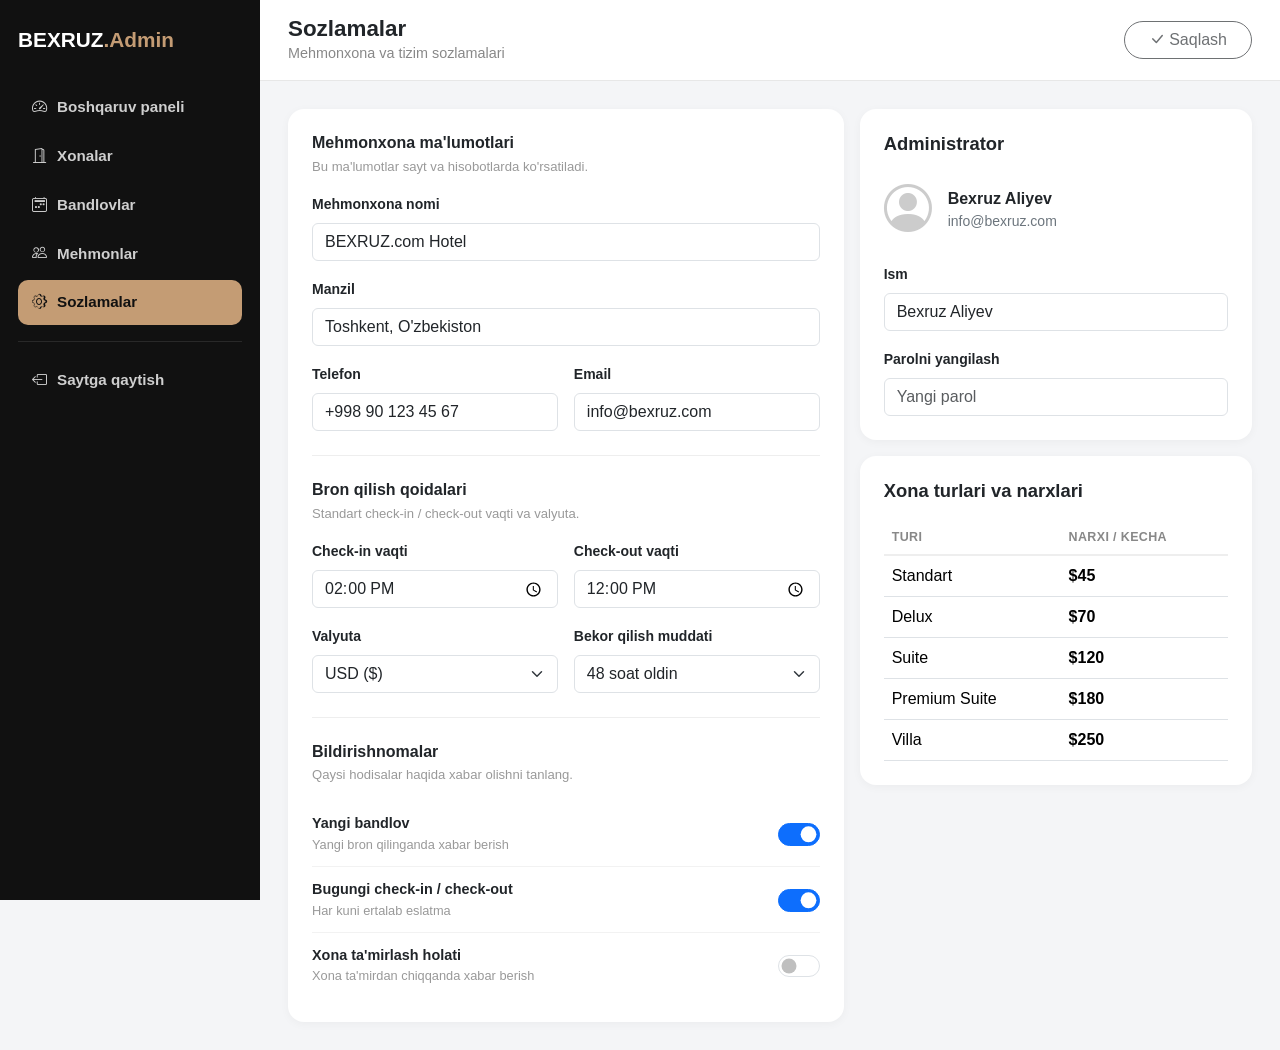
<file: admin/settings.html>
<!doctype html>
<html lang="uz">

<head>
    <meta charset="utf-8">
    <meta name="viewport" content="width=device-width, initial-scale=1">
    <title>Sozlamalar — BEXRUZ.com</title>
    <link href="https://cdn.jsdelivr.net/npm/bootstrap@5.3.8/dist/css/bootstrap.min.css" rel="stylesheet"
        integrity="sha384-sRIl4kxILFvY47J16cr9ZwB07vP4J8+LH7qKQnuqkuIAvNWLzeN8tE5YBujZqJLB" crossorigin="anonymous">
    <link rel="stylesheet" href="https://cdn.jsdelivr.net/npm/bootstrap-icons@1.11.3/font/bootstrap-icons.min.css">
    <link rel="stylesheet" href="style.css">
</head>

<body>

    <div class="admin-wrapper">

        <input type="checkbox" id="sidebarToggle" class="sidebar-toggle-checkbox">
        <label for="sidebarToggle" class="sidebar-overlay"></label>

        <!-- ===================== SIDEBAR ===================== -->
        <aside class="admin-sidebar">
            <a href="index.html" class="brand">BEXRUZ<span class="text-gold">.Admin</span></a>

            <nav class="admin-nav">
                <a href="index.html"><i class="bi bi-speedometer2"></i> Boshqaruv paneli</a>
                <a href="rooms.html"><i class="bi bi-door-open"></i> Xonalar</a>
                <a href="bookings.html"><i class="bi bi-calendar2-week"></i> Bandlovlar</a>
                <a href="clients.html"><i class="bi bi-people"></i> Mehmonlar</a>
                <a href="settings.html" class="active"><i class="bi bi-gear"></i> Sozlamalar</a>

                <div class="divider"></div>

                <a href="../index.html"><i class="bi bi-box-arrow-left"></i> Saytga qaytish</a>
            </nav>
        </aside>

        <!-- ===================== MAIN ===================== -->
        <div class="admin-main">

            <header class="admin-topbar">
                <div class="d-flex align-items-center gap-3">
                    <label for="sidebarToggle" class="btn btn-outline-secondary d-lg-none sidebar-toggle-label mb-0">
                        <i class="bi bi-list"></i>
                    </label>
                    <div>
                        <h1>Sozlamalar</h1>
                        <div class="date">Mehmonxona va tizim sozlamalari</div>
                    </div>
                </div>
                <button type="button" class="btn btn-gold rounded-pill px-4" disabled>
                    <i class="bi bi-check-lg me-1"></i>Saqlash
                </button>
            </header>

            <div class="admin-content">
                <div class="row g-3">

                    <div class="col-12 col-lg-7">
                        <div class="panel-card">

                            <div class="settings-section">
                                <h3>Mehmonxona ma'lumotlari</h3>
                                <p class="hint">Bu ma'lumotlar sayt va hisobotlarda ko'rsatiladi.</p>

                                <div class="row g-3">
                                    <div class="col-12">
                                        <label class="form-label small fw-bold">Mehmonxona nomi</label>
                                        <input type="text" class="form-control" value="BEXRUZ.com Hotel">
                                    </div>
                                    <div class="col-12">
                                        <label class="form-label small fw-bold">Manzil</label>
                                        <input type="text" class="form-control" value="Toshkent, O'zbekiston">
                                    </div>
                                    <div class="col-6">
                                        <label class="form-label small fw-bold">Telefon</label>
                                        <input type="text" class="form-control" value="+998 90 123 45 67">
                                    </div>
                                    <div class="col-6">
                                        <label class="form-label small fw-bold">Email</label>
                                        <input type="email" class="form-control" value="info@bexruz.com">
                                    </div>
                                </div>
                            </div>

                            <div class="settings-section">
                                <h3>Bron qilish qoidalari</h3>
                                <p class="hint">Standart check-in / check-out vaqti va valyuta.</p>

                                <div class="row g-3">
                                    <div class="col-6">
                                        <label class="form-label small fw-bold">Check-in vaqti</label>
                                        <input type="time" class="form-control" value="14:00">
                                    </div>
                                    <div class="col-6">
                                        <label class="form-label small fw-bold">Check-out vaqti</label>
                                        <input type="time" class="form-control" value="12:00">
                                    </div>
                                    <div class="col-6">
                                        <label class="form-label small fw-bold">Valyuta</label>
                                        <select class="form-select">
                                            <option selected>USD ($)</option>
                                            <option>UZS (so'm)</option>
                                            <option>EUR (€)</option>
                                        </select>
                                    </div>
                                    <div class="col-6">
                                        <label class="form-label small fw-bold">Bekor qilish muddati</label>
                                        <select class="form-select">
                                            <option>24 soat oldin</option>
                                            <option selected>48 soat oldin</option>
                                            <option>72 soat oldin</option>
                                        </select>
                                    </div>
                                </div>
                            </div>

                            <div class="settings-section">
                                <h3>Bildirishnomalar</h3>
                                <p class="hint">Qaysi hodisalar haqida xabar olishni tanlang.</p>

                                <div class="form-switch-row">
                                    <div>
                                        <div class="label">Yangi bandlov</div>
                                        <div class="desc">Yangi bron qilinganda xabar berish</div>
                                    </div>
                                    <div class="form-check form-switch">
                                        <input class="form-check-input" type="checkbox" checked>
                                    </div>
                                </div>
                                <div class="form-switch-row">
                                    <div>
                                        <div class="label">Bugungi check-in / check-out</div>
                                        <div class="desc">Har kuni ertalab eslatma</div>
                                    </div>
                                    <div class="form-check form-switch">
                                        <input class="form-check-input" type="checkbox" checked>
                                    </div>
                                </div>
                                <div class="form-switch-row">
                                    <div>
                                        <div class="label">Xona ta'mirlash holati</div>
                                        <div class="desc">Xona ta'mirdan chiqqanda xabar berish</div>
                                    </div>
                                    <div class="form-check form-switch">
                                        <input class="form-check-input" type="checkbox">
                                    </div>
                                </div>
                            </div>

                        </div>
                    </div>

                    <div class="col-12 col-lg-5">
                        <div class="panel-card mb-3">
                            <h2>Administrator</h2>
                            <div class="d-flex align-items-center gap-3 mb-3">
                                <i class="bi bi-person-circle" style="font-size: 3rem; color:#ccc;"></i>
                                <div>
                                    <div class="fw-bold">Bexruz Aliyev</div>
                                    <div class="text-secondary small">info@bexruz.com</div>
                                </div>
                            </div>
                            <label class="form-label small fw-bold">Ism</label>
                            <input type="text" class="form-control mb-3" value="Bexruz Aliyev">
                            <label class="form-label small fw-bold">Parolni yangilash</label>
                            <input type="password" class="form-control" placeholder="Yangi parol">
                        </div>

                        <div class="panel-card">
                            <h2>Xona turlari va narxlari</h2>
                            <div class="table-responsive">
                                <table class="table rooms-table mb-0">
                                    <thead>
                                        <tr>
                                            <th>Turi</th>
                                            <th>Narxi / kecha</th>
                                        </tr>
                                    </thead>
                                    <tbody>
                                        <tr>
                                            <td>Standart</td>
                                            <td class="room-price">$45</td>
                                        </tr>
                                        <tr>
                                            <td>Delux</td>
                                            <td class="room-price">$70</td>
                                        </tr>
                                        <tr>
                                            <td>Suite</td>
                                            <td class="room-price">$120</td>
                                        </tr>
                                        <tr>
                                            <td>Premium Suite</td>
                                            <td class="room-price">$180</td>
                                        </tr>
                                        <tr>
                                            <td>Villa</td>
                                            <td class="room-price">$250</td>
                                        </tr>
                                    </tbody>
                                </table>
                            </div>
                        </div>
                    </div>

                </div>
            </div>
        </div>
    </div>

</body>

</html>
</file>
<file: admin/style.css>
/* =========================================================
   BEXRUZ.com — Admin panel
   ========================================================= */

:root {
    --gold: #C49C74;
    --gold-dark: #a97f57;
    --dark: #111111;
    --dark-soft: #1c1c1c;
    --sidebar-w: 260px;
}

* {
    padding: 0;
    margin: 0;
    box-sizing: border-box;
}

body {
    background: #f4f5f7;
    font-family: Arial, Helvetica, sans-serif;
    color: #212529;
}

a {
    text-decoration: none;
}

/* =========================================================
   Layout
   ========================================================= */

.admin-wrapper {
    display: flex;
    min-height: 100vh;
}

.admin-sidebar {
    width: var(--sidebar-w);
    flex-shrink: 0;
    background: var(--dark);
    color: #fff;
    padding: 24px 18px;
    position: sticky;
    top: 0;
    height: 100vh;
    overflow-y: auto;
}

.admin-sidebar .brand {
    font-weight: 800;
    font-size: 1.3rem;
    margin-bottom: 30px;
    display: block;
    color: #fff;
}

.admin-sidebar .brand .text-gold {
    color: var(--gold);
}

.admin-nav a {
    display: flex;
    align-items: center;
    gap: 10px;
    color: #cfcfcf;
    padding: 11px 14px;
    border-radius: 10px;
    margin-bottom: 4px;
    font-weight: 600;
    font-size: .95rem;
}

.admin-nav a:hover {
    background: rgba(255, 255, 255, .08);
    color: #fff;
}

.admin-nav a.active {
    background: var(--gold);
    color: #111;
}

.admin-nav .divider {
    height: 1px;
    background: rgba(255, 255, 255, .1);
    margin: 16px 0;
}

.admin-main {
    flex-grow: 1;
    min-width: 0;
}

.admin-topbar {
    background: #fff;
    border-bottom: 1px solid #e7e7e7;
    padding: 16px 28px;
    display: flex;
    align-items: center;
    justify-content: space-between;
    flex-wrap: wrap;
    gap: 12px;
}

.admin-topbar h1 {
    font-size: 1.4rem;
    font-weight: 800;
    margin: 0;
}

.admin-topbar .date {
    color: #888;
    font-size: .9rem;
}

.admin-content {
    padding: 28px;
}

/* =========================================================
   Stat cards
   ========================================================= */

.stat-card {
    background: #fff;
    border-radius: 16px;
    padding: 20px;
    display: flex;
    align-items: center;
    gap: 16px;
    height: 100%;
    border-left: 5px solid var(--gold);
    box-shadow: 0 2px 10px rgba(0, 0, 0, .04);
}

.stat-card .icon {
    width: 52px;
    height: 52px;
    border-radius: 14px;
    display: flex;
    align-items: center;
    justify-content: center;
    font-size: 1.4rem;
    color: #fff;
    flex-shrink: 0;
}

.stat-card .value {
    font-size: 1.6rem;
    font-weight: 800;
    line-height: 1.1;
}

.stat-card .label {
    color: #888;
    font-size: .85rem;
}

.icon-gold { background: var(--gold); }
.icon-red { background: #e15759; }
.icon-green { background: #4caf50; }
.icon-blue { background: #4a7dff; }

/* =========================================================
   Rooms table card
   ========================================================= */

.panel-card {
    background: #fff;
    border-radius: 16px;
    padding: 24px;
    box-shadow: 0 2px 10px rgba(0, 0, 0, .04);
}

.panel-card h2 {
    font-size: 1.15rem;
    font-weight: 800;
    margin-bottom: 18px;
}

.legend {
    display: flex;
    flex-wrap: wrap;
    gap: 18px;
    margin-bottom: 18px;
    font-size: .85rem;
    color: #666;
}

.legend .dot {
    width: 10px;
    height: 10px;
    border-radius: 50%;
    display: inline-block;
    margin-right: 6px;
}

.dot-available { background: #4caf50; }
.dot-booked { background: #e15759; }
.dot-maintenance { background: #999; }

.rooms-table th {
    color: #888;
    font-size: .78rem;
    text-transform: uppercase;
    letter-spacing: .03em;
    border-bottom: 2px solid #eee;
    white-space: nowrap;
}

.rooms-table td {
    vertical-align: middle;
    white-space: nowrap;
}

.rooms-table tbody tr:hover {
    background: #fbfaf7;
}

.badge-status {
    font-weight: 700;
    padding: 6px 12px;
    border-radius: 20px;
    font-size: .78rem;
}

.badge-available {
    background: rgba(76, 175, 80, .12);
    color: #2e7d32;
}

.badge-booked {
    background: rgba(225, 87, 89, .12);
    color: #c62828;
}

.badge-maintenance {
    background: rgba(153, 153, 153, .15);
    color: #666;
}

.room-price {
    font-weight: 800;
    color: var(--gold-dark);
}

/* =========================================================
   Booking calendar / timetable (Gantt-style)
   ========================================================= */

.calendar-toolbar {
    display: flex;
    align-items: center;
    justify-content: space-between;
    flex-wrap: wrap;
    gap: 12px;
    margin-bottom: 18px;
}

.calendar-toolbar .month-nav {
    display: flex;
    align-items: center;
    gap: 10px;
    font-weight: 800;
    font-size: 1.1rem;
}

.calendar-toolbar .month-nav .btn {
    width: 36px;
    height: 36px;
    padding: 0;
}

.calendar-scroll {
    overflow-x: auto;
    border: 1px solid #eee;
    border-radius: 12px;
}

.calendar-table {
    border-collapse: collapse;
    font-size: .78rem;
}

.calendar-table th,
.calendar-table td {
    border: 1px solid #eee;
    text-align: center;
    padding: 0;
}

.calendar-table .room-col {
    position: sticky;
    left: 0;
    z-index: 2;
    background: #fff;
    box-shadow: 2px 0 4px rgba(0, 0, 0, .06);
    text-align: left;
    padding: 10px 14px;
    min-width: 160px;
}

.calendar-table thead .room-col {
    z-index: 3;
    background: #fafafa;
}

.calendar-table .room-label {
    font-weight: 800;
    font-size: .85rem;
    display: flex;
    flex-direction: column;
}

.calendar-table .room-label span {
    font-weight: 400;
    color: #888;
    font-size: .72rem;
}

.calendar-table .cal-day {
    width: 34px;
    min-width: 34px;
    padding: 6px 0;
    color: #888;
    font-weight: 700;
    background: #fafafa;
}

.calendar-table .cal-weekday-row .cal-day {
    color: #b3b3b3;
    font-weight: 600;
    padding-top: 8px;
    padding-bottom: 2px;
    border-bottom: none;
}

.calendar-table .cal-daynum-row .cal-day {
    padding-top: 2px;
}

.calendar-table .cal-day.weekend {
    background: #f1ede7;
}

.calendar-table .cal-day.today {
    background: var(--gold);
    color: #111;
}

.calendar-table td.cell-available {
    background: rgba(76, 175, 80, .08);
    height: 46px;
}

.calendar-table td.cell-available.weekend {
    background: rgba(76, 175, 80, .16);
}

.calendar-table td.cell-available.today {
    box-shadow: inset 0 0 0 2px var(--gold);
}

.calendar-table td.cell-booked,
.calendar-table td.cell-maintenance {
    color: #fff;
    font-weight: 700;
    font-size: .72rem;
    overflow: hidden;
}

.calendar-table td.cell-booked {
    background: linear-gradient(180deg, #e2696b, #c62828);
}

.calendar-table td.cell-maintenance {
    background: repeating-linear-gradient(45deg, #9a9a9a, #9a9a9a 6px, #888 6px, #888 12px);
}

.calendar-table td.cell-booked span,
.calendar-table td.cell-maintenance span {
    display: block;
    white-space: nowrap;
    overflow: hidden;
    text-overflow: ellipsis;
    padding: 0 8px;
}

/* =========================================================
   Room cards (rooms.html)
   ========================================================= */

.room-type-heading {
    display: flex;
    align-items: baseline;
    gap: 10px;
    margin: 32px 0 16px;
}

.room-type-heading:first-child {
    margin-top: 0;
}

.room-type-heading h3 {
    font-size: 1.05rem;
    font-weight: 800;
    margin: 0;
}

.room-type-heading .count {
    color: #999;
    font-size: .85rem;
}

.room-card {
    background: #fff;
    border-radius: 16px;
    padding: 18px;
    box-shadow: 0 2px 10px rgba(0, 0, 0, .04);
    height: 100%;
    border-top: 4px solid var(--gold);
}

.room-card .room-card-top {
    display: flex;
    justify-content: space-between;
    align-items: flex-start;
    margin-bottom: 10px;
}

.room-card .room-no {
    font-size: 1.3rem;
    font-weight: 800;
}

.room-card .room-price {
    color: var(--gold-dark);
    font-weight: 800;
}

.room-card .room-meta {
    color: #888;
    font-size: .85rem;
    display: flex;
    gap: 14px;
    margin-bottom: 12px;
}

.room-card .room-guest {
    font-size: .85rem;
    color: #555;
    border-top: 1px dashed #eee;
    padding-top: 10px;
    margin-top: 4px;
}

.add-room-card {
    border: 2px dashed #ddd;
    border-radius: 16px;
    display: flex;
    align-items: center;
    justify-content: center;
    flex-direction: column;
    gap: 8px;
    height: 100%;
    min-height: 150px;
    color: #aaa;
    font-weight: 700;
}

/* =========================================================
   Settings page (settings.html)
   ========================================================= */

.settings-section {
    border-bottom: 1px solid #eee;
    padding-bottom: 24px;
    margin-bottom: 24px;
}

.settings-section:last-child {
    border-bottom: none;
    margin-bottom: 0;
    padding-bottom: 0;
}

.settings-section h3 {
    font-size: 1rem;
    font-weight: 800;
    margin-bottom: 4px;
}

.settings-section .hint {
    color: #999;
    font-size: .82rem;
    margin-bottom: 16px;
}

.form-switch-row {
    display: flex;
    align-items: center;
    justify-content: space-between;
    padding: 12px 0;
    border-top: 1px solid #f2f2f2;
}

.form-switch-row:first-of-type {
    border-top: none;
}

.form-switch-row .label {
    font-weight: 600;
    font-size: .9rem;
}

.form-switch-row .desc {
    color: #999;
    font-size: .8rem;
}

.form-switch-row .form-check-input {
    width: 2.6em;
    height: 1.4em;
}

.sidebar-toggle-checkbox {
    display: none;
}

.sidebar-overlay {
    display: none;
}

@media (max-width: 991px) {
    .admin-sidebar {
        position: fixed;
        left: 0;
        top: 0;
        transform: translateX(-100%);
        z-index: 1050;
        transition: transform .25s ease;
    }

    /* pure-CSS mobile sidebar toggle (checkbox hack, no JS) */
    .sidebar-toggle-checkbox:checked ~ .admin-sidebar {
        transform: translateX(0);
    }

    .sidebar-toggle-checkbox:checked ~ .sidebar-overlay {
        display: block;
        position: fixed;
        inset: 0;
        background: rgba(0, 0, 0, .45);
        z-index: 1040;
    }

    .sidebar-toggle-label {
        cursor: pointer;
    }
}
</file>
